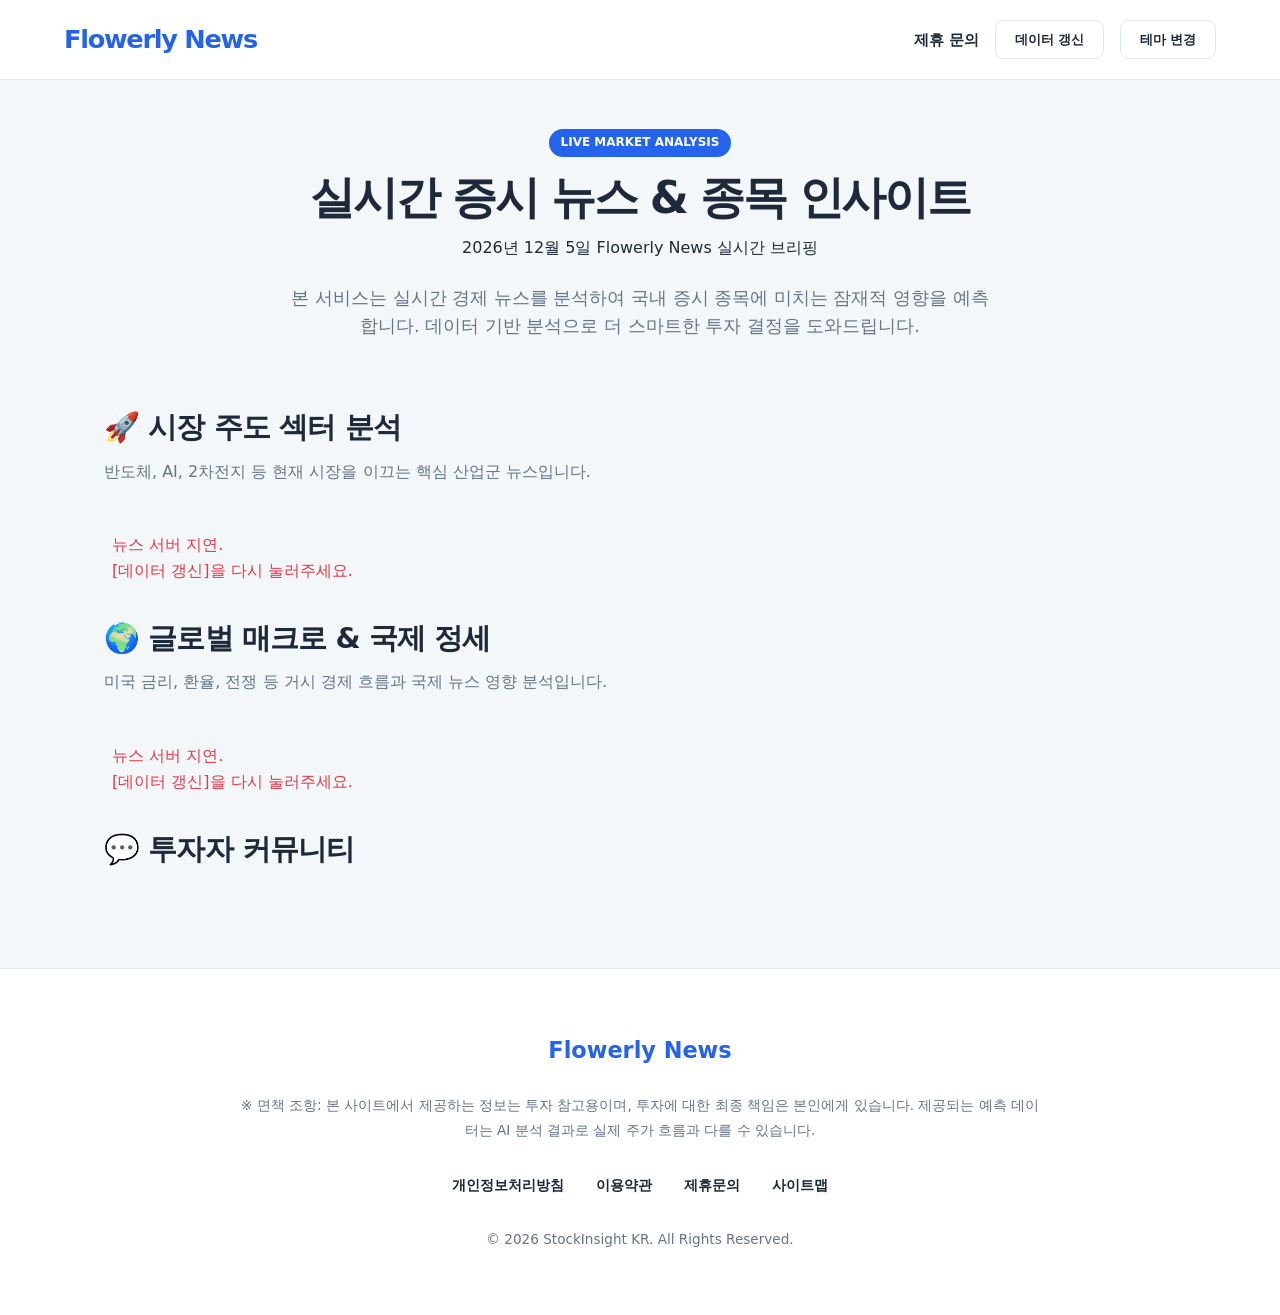
<file: index.html>
<!doctype html>
<html lang="ko">
<head>
  <meta charset="UTF-8" />
  <meta name="viewport" content="width=device-width, initial-scale=1.0" />
  <meta name="description" content="StockInsight KR - 실시간 국내외 증시 뉴스 분석 및 종목 영향 예측 서비스. AI 기반 데이터 분석으로 투자 인사이트를 제공합니다." />
  <title>Flowerly News | 실시간 증시 뉴스 & 종목 영향 분석</title>
  <link rel="icon" href="/favicon.jpg" type="image/jpeg">
  <script async src="https://pagead2.googlesyndication.com/pagead/js/adsbygoogle.js?client=ca-pub-9229217385429689" crossorigin="anonymous"></script>
  <!-- Google tag (gtag.js) -->
  <script async src="https://www.googletagmanager.com/gtag/js?id=G-36QESVDLHY"></script>
  <script>
    window.dataLayer = window.dataLayer || [];
    function gtag(){dataLayer.push(arguments);}
    gtag('js', new Date());

    gtag('config', 'G-36QESVDLHY');
  </script>
  <script type="text/javascript">
    (function(c,l,a,r,i,t,y){
        c[a]=c[a]||function(){(c[a].q=c[a].q||[]).push(arguments)};
        t=l.createElement(r);t.async=1;t.src="https://www.clarity.ms/tag/"+i;
        y=l.getElementsByTagName(r)[0];y.parentNode.insertBefore(t,y);
    })(window, document, "clarity", "script", "vtfjpdug32");
  </script>
  <link href='/style.css' rel='stylesheet'>
</head>
<body class="light-mode">
  <nav class="navbar">
    <div class="logo"><a href="/" style="text-decoration: none; color: inherit;">Flowerly News</a></div>
    <div class="nav-controls">
      <a href="/partnership.html" class="nav-link">제휴 문의</a>
      <button id="refresh-news">데이터 갱신</button>
      <button id="theme-toggle">테마 변경</button>
    </div>
  </nav>

  <main class="container">
    <header class="dashboard-header">
      <div class="badge-main">LIVE MARKET ANALYSIS</div>
      <h1>실시간 증시 뉴스 & 종목 인사이트</h1>
      <p id="current-date"></p>
      <div class="intro-text">
        본 서비스는 실시간 경제 뉴스를 분석하여 국내 증시 종목에 미치는 잠재적 영향을 예측합니다. 
        데이터 기반 분석으로 더 스마트한 투자 결정을 도와드립니다.
      </div>
    </header>

    <section class="news-section">
      <h2 class="section-title">🚀 시장 주도 섹터 분석</h2>
      <p class="section-desc">반도체, AI, 2차전지 등 현재 시장을 이끄는 핵심 산업군 뉴스입니다.</p>
      <div id="tech-news-grid" class="news-grid">
        <div class="loading-state">데이터를 분석 중입니다...</div>
      </div>
    </section>

    <section class="news-section">
      <h2 class="section-title">🌍 글로벌 매크로 & 국제 정세</h2>
      <p class="section-desc">미국 금리, 환율, 전쟁 등 거시 경제 흐름과 국제 뉴스 영향 분석입니다.</p>
      <div id="global-news-grid" class="news-grid">
        <div class="loading-state">데이터를 분석 중입니다...</div>
      </div>
    </section>

    <section class="comments-section">
      <h2 class="section-title">💬 투자자 커뮤니티</h2>
      <div id="disqus_thread"></div>
    </section>
  </main>

  <footer class="footer">
    <div class="footer-content">
      <div class="footer-logo">Flowerly News</div>
      <p class="footer-disclaimer">
        ※ 면책 조항: 본 사이트에서 제공하는 정보는 투자 참고용이며, 투자에 대한 최종 책임은 본인에게 있습니다. 
        제공되는 예측 데이터는 AI 분석 결과로 실제 주가 흐름과 다를 수 있습니다.
      </p>
      <div class="footer-links">
        <a href="/privacy.html">개인정보처리방침</a>
        <a href="/terms.html">이용약관</a>
        <a href="/partnership.html">제휴문의</a>
        <a href="#">사이트맵</a>
      </div>
      <p class="copyright">&copy; 2026 StockInsight KR. All Rights Reserved.</p>
    </div>
  </footer>

  <script>
      var disqus_config = function () {
        this.page.url = window.location.href.split('#')[0];
        this.page.identifier = 'stockinsight-kr-v1';
      };
      (function() {
      var d = document, s = d.createElement('script');
      s.src = 'https://vive-2.disqus.com/embed.js';
      s.setAttribute('data-timestamp', +new Date());
      (d.head || d.body).appendChild(s);
      })();
  </script>
  <script defer type="text/javascript" src="/main.js"></script>
</body>
</html>
</file>
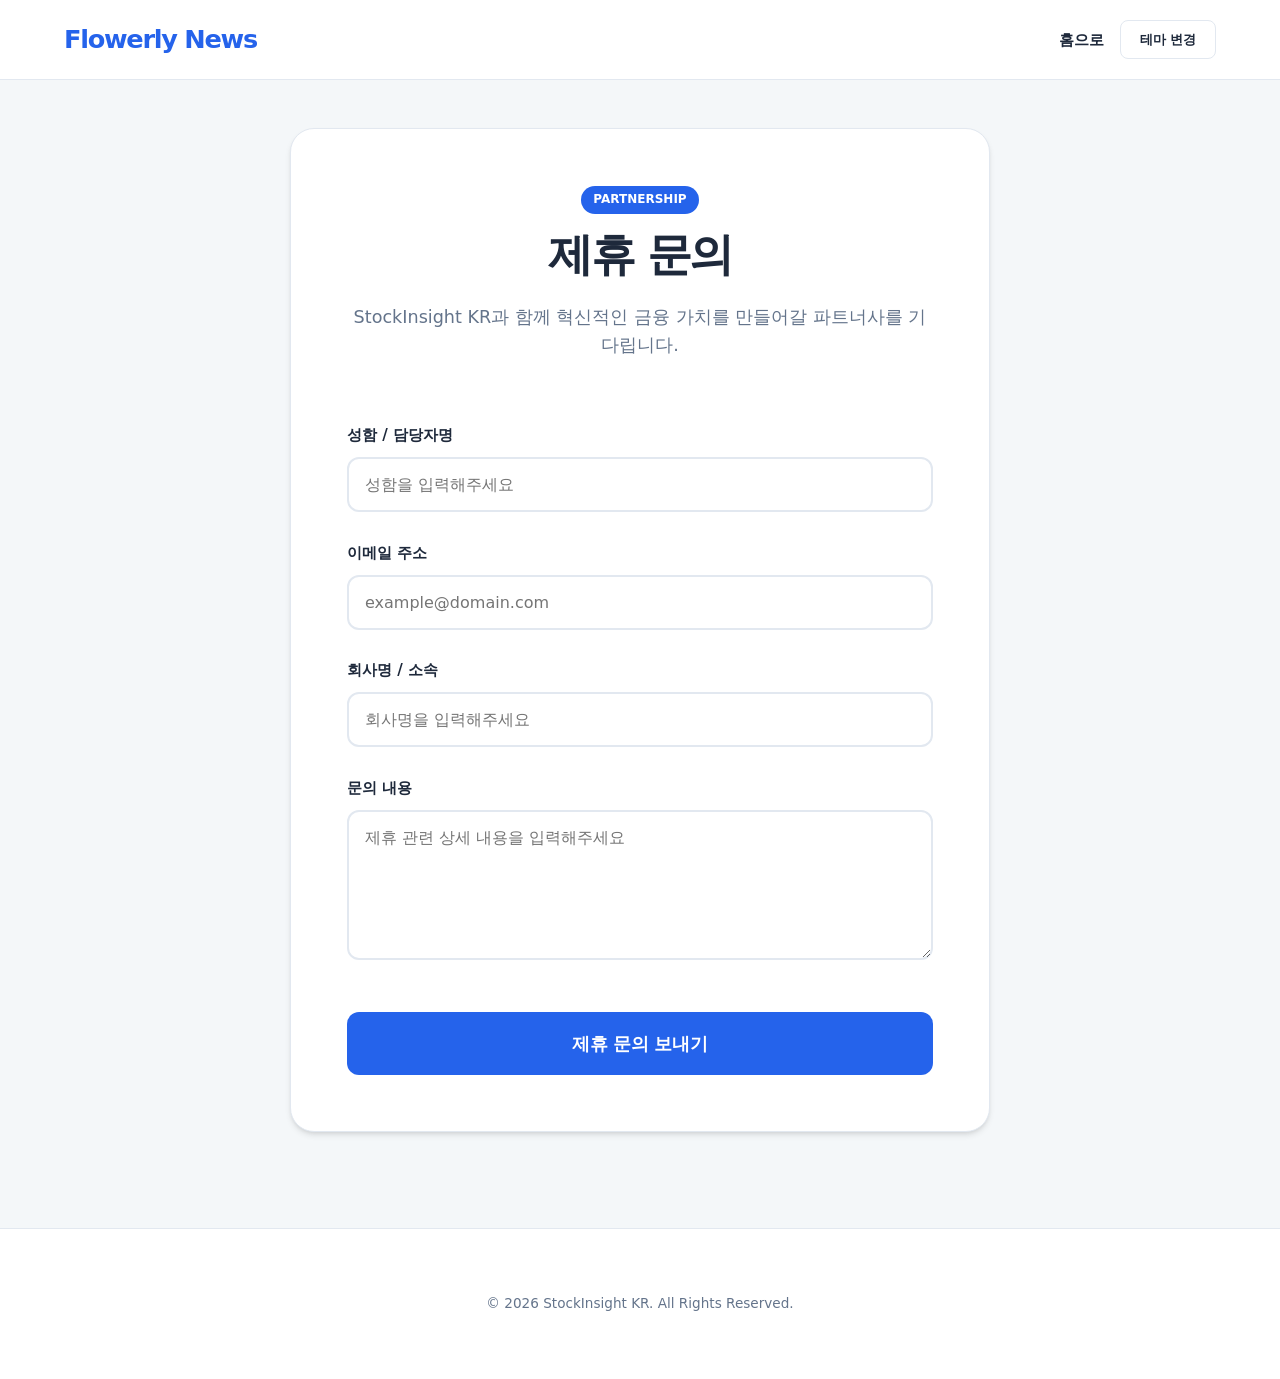
<file: partnership.html>
<!doctype html>
<html lang="ko">
<head>
  <meta charset="UTF-8" />
  <meta name="viewport" content="width=device-width, initial-scale=1.0" />
  <title>제휴 문의 | Flowerly News</title>
  <link rel="icon" href="/favicon.jpg" type="image/jpeg">
  <script async src="https://pagead2.googlesyndication.com/pagead/js/adsbygoogle.js?client=ca-pub-9229217385429689" crossorigin="anonymous"></script>
  <!-- Google tag (gtag.js) -->
  <script async src="https://www.googletagmanager.com/gtag/js?id=G-36QESVDLHY"></script>
  <script>
    window.dataLayer = window.dataLayer || [];
    function gtag(){dataLayer.push(arguments);}
    gtag('js', new Date());

    gtag('config', 'G-36QESVDLHY');
  </script>
  <script type="text/javascript">
    (function(c,l,a,r,i,t,y){
        c[a]=c[a]||function(){(c[a].q=c[a].q||[]).push(arguments)};
        t=l.createElement(r);t.async=1;t.src="https://www.clarity.ms/tag/"+i;
        y=l.getElementsByTagName(r)[0];y.parentNode.insertBefore(t,y);
    })(window, document, "clarity", "script", "vtfjpdug32");
  </script>
  <link href='/style.css' rel='stylesheet'>
</head>
<body class="light-mode">
  <nav class="navbar">
    <div class="logo"><a href="/" style="text-decoration: none; color: inherit;">Flowerly News</a></div>
    <div class="nav-controls">
      <a href="/" class="nav-link">홈으로</a>
      <button id="theme-toggle">테마 변경</button>
    </div>
  </nav>

  <main class="container">
    <section class="form-container">
      <header class="dashboard-header">
        <div class="badge-main">PARTNERSHIP</div>
        <h1>제휴 문의</h1>
        <p class="intro-text">StockInsight KR과 함께 혁신적인 금융 가치를 만들어갈 파트너사를 기다립니다.</p>
      </header>

      <form action="https://formspree.io/f/mjgaybdr" method="POST" class="partnership-form">
        <div class="form-group">
          <label for="name">성함 / 담당자명</label>
          <input type="text" id="name" name="name" placeholder="성함을 입력해주세요" required>
        </div>

        <div class="form-group">
          <label for="email">이메일 주소</label>
          <input type="email" id="email" name="_replyto" placeholder="example@domain.com" required>
        </div>

        <div class="form-group">
          <label for="company">회사명 / 소속</label>
          <input type="text" id="company" name="company" placeholder="회사명을 입력해주세요">
        </div>

        <div class="form-group">
          <label for="message">문의 내용</label>
          <textarea id="message" name="message" rows="6" placeholder="제휴 관련 상세 내용을 입력해주세요" required></textarea>
        </div>

        <input type="hidden" name="_subject" value="새로운 제휴 문의가 접수되었습니다!">
        
        <button type="submit" class="submit-btn">제휴 문의 보내기</button>
      </form>
    </section>
  </main>

  <footer class="footer">
    <div class="footer-content">
      <p class="copyright">&copy; 2026 StockInsight KR. All Rights Reserved.</p>
    </div>
  </footer>

  <script defer type="text/javascript" src="/main.js"></script>
</body>
</html>
</file>
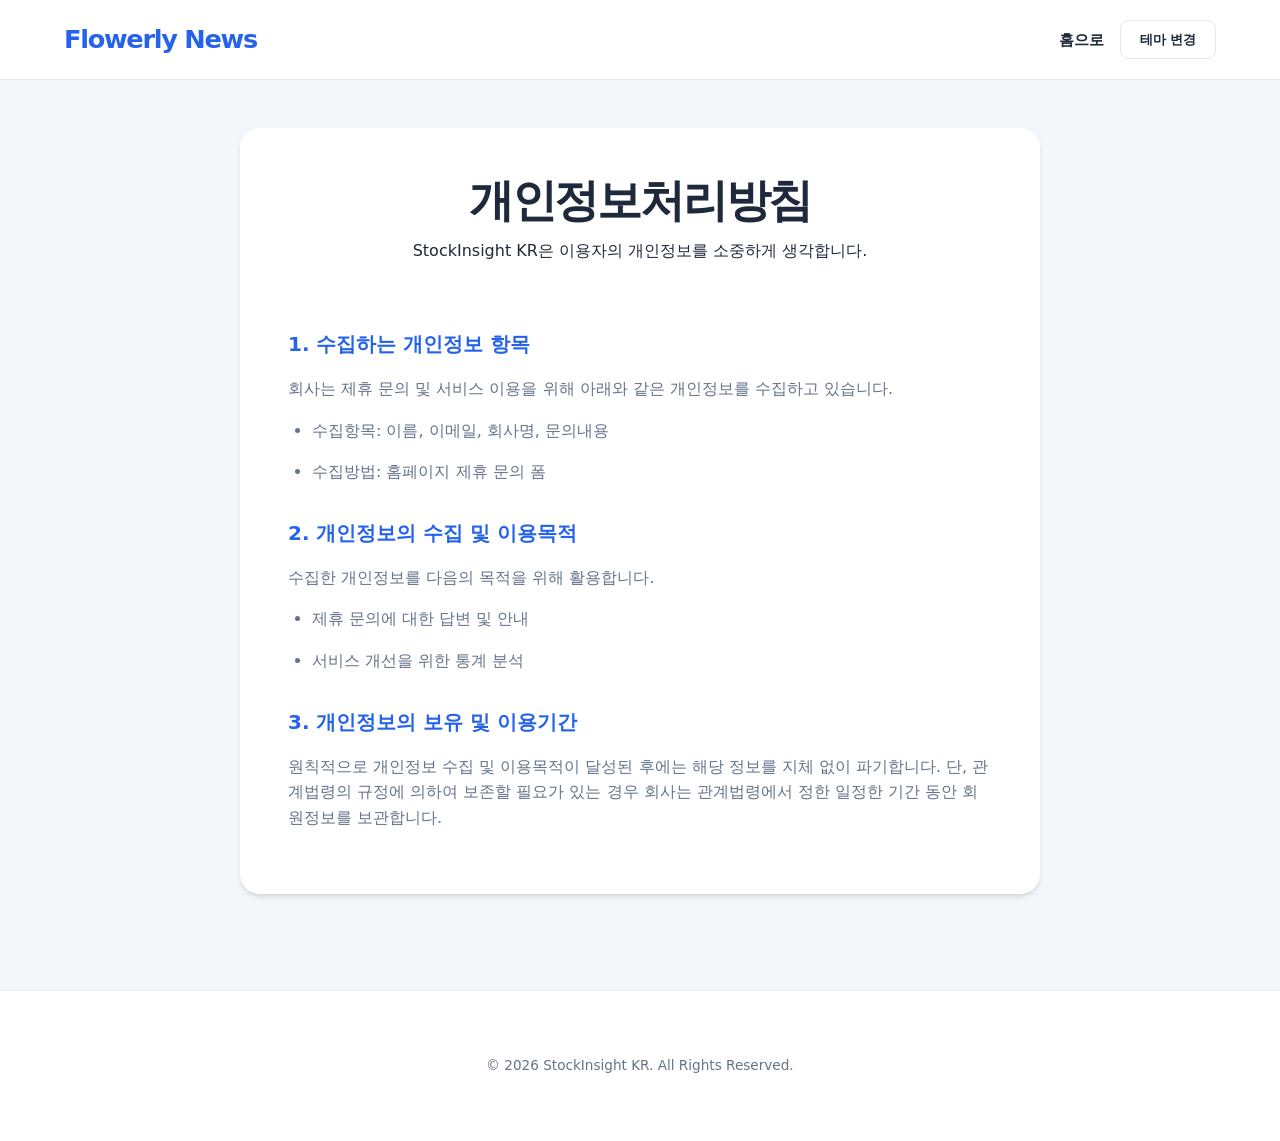
<file: privacy.html>
<!doctype html>
<html lang="ko">
<head>
  <meta charset="UTF-8" />
  <meta name="viewport" content="width=device-width, initial-scale=1.0" />
  <title>개인정보처리방침 | Flowerly News</title>
  <link rel="icon" href="/favicon.jpg" type="image/jpeg">
  <!-- Google tag (gtag.js) -->
  <script async src="https://www.googletagmanager.com/gtag/js?id=G-36QESVDLHY"></script>
  <script>
    window.dataLayer = window.dataLayer || [];
    function gtag(){dataLayer.push(arguments);}
    gtag('js', new Date());

    gtag('config', 'G-36QESVDLHY');
  </script>
  <script type="text/javascript">
    (function(c,l,a,r,i,t,y){
        c[a]=c[a]||function(){(c[a].q=c[a].q||[]).push(arguments)};
        t=l.createElement(r);t.async=1;t.src="https://www.clarity.ms/tag/"+i;
        y=l.getElementsByTagName(r)[0];y.parentNode.insertBefore(t,y);
    })(window, document, "clarity", "script", "vtfjpdug32");
  </script>
  <link href='/style.css' rel='stylesheet'>
</head>
<body class="light-mode">
  <nav class="navbar">
    <div class="logo"><a href="/" style="text-decoration: none; color: inherit;">Flowerly News</a></div>
    <div class="nav-controls">
      <a href="/" class="nav-link">홈으로</a>
      <button id="theme-toggle">테마 변경</button>
    </div>
  </nav>

  <main class="container">
    <section class="policy-container">
      <header class="dashboard-header">
        <h1>개인정보처리방침</h1>
        <p>StockInsight KR은 이용자의 개인정보를 소중하게 생각합니다.</p>
      </header>

      <div class="policy-content">
        <h3>1. 수집하는 개인정보 항목</h3>
        <p>회사는 제휴 문의 및 서비스 이용을 위해 아래와 같은 개인정보를 수집하고 있습니다.</p>
        <ul>
          <li>수집항목: 이름, 이메일, 회사명, 문의내용</li>
          <li>수집방법: 홈페이지 제휴 문의 폼</li>
        </ul>

        <h3>2. 개인정보의 수집 및 이용목적</h3>
        <p>수집한 개인정보를 다음의 목적을 위해 활용합니다.</p>
        <ul>
          <li>제휴 문의에 대한 답변 및 안내</li>
          <li>서비스 개선을 위한 통계 분석</li>
        </ul>

        <h3>3. 개인정보의 보유 및 이용기간</h3>
        <p>원칙적으로 개인정보 수집 및 이용목적이 달성된 후에는 해당 정보를 지체 없이 파기합니다. 단, 관계법령의 규정에 의하여 보존할 필요가 있는 경우 회사는 관계법령에서 정한 일정한 기간 동안 회원정보를 보관합니다.</p>
      </div>
    </section>
  </main>

  <footer class="footer">
    <div class="footer-content">
      <p class="copyright">&copy; 2026 StockInsight KR. All Rights Reserved.</p>
    </div>
  </footer>
  <script defer src="/main.js"></script>
</body>
</html>
</file>
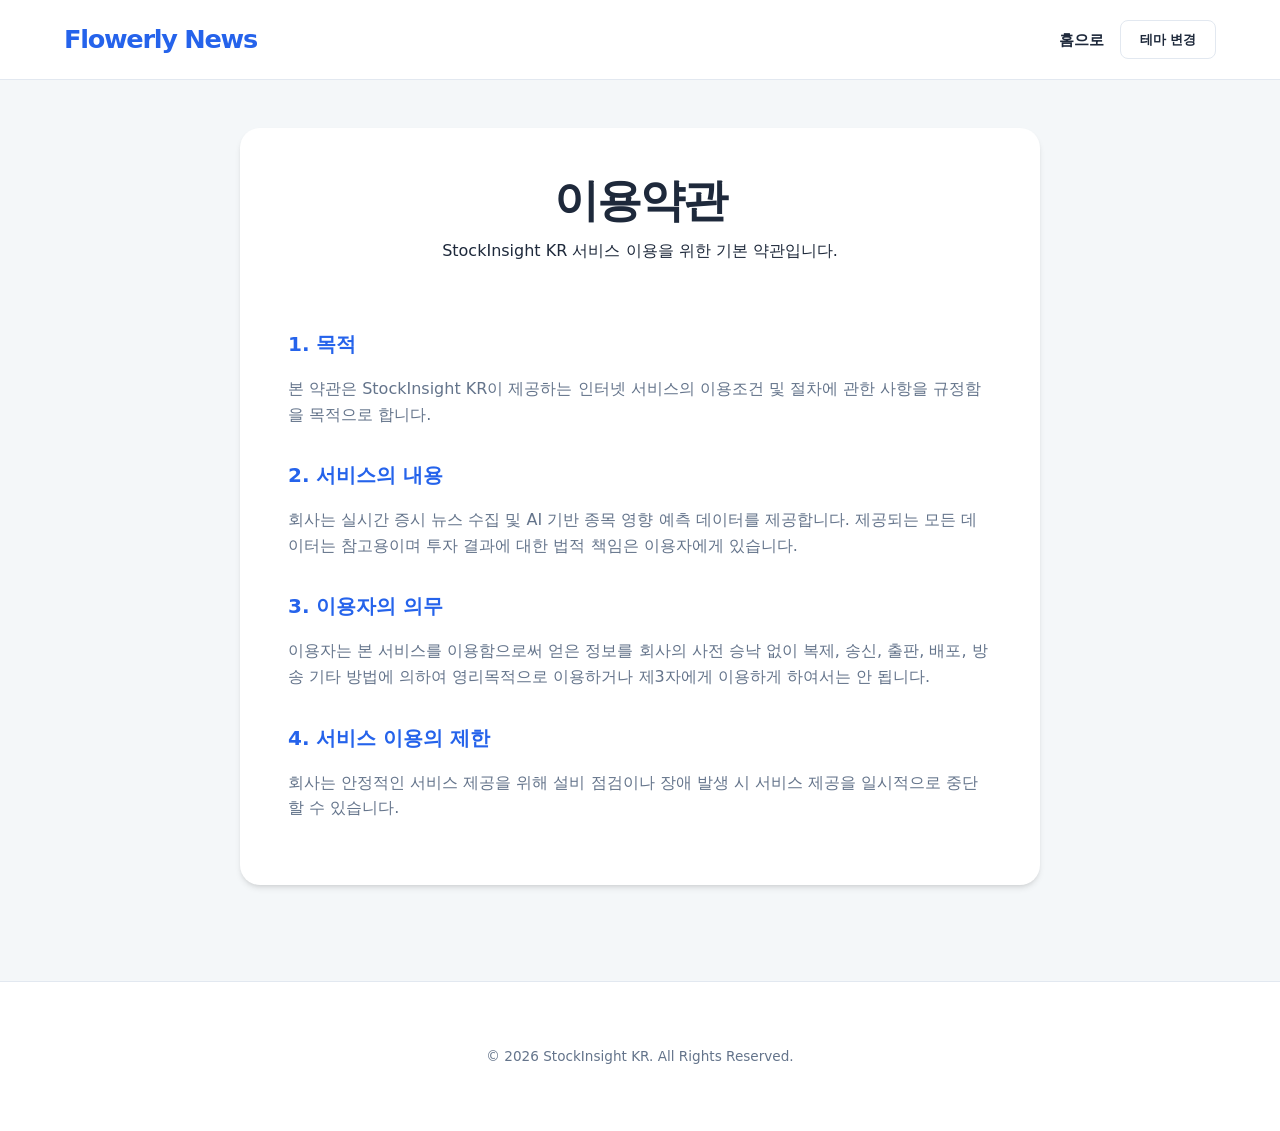
<file: terms.html>
<!doctype html>
<html lang="ko">
<head>
  <meta charset="UTF-8" />
  <meta name="viewport" content="width=device-width, initial-scale=1.0" />
  <title>이용약관 | Flowerly News</title>
  <link rel="icon" href="/favicon.jpg" type="image/jpeg">
  <!-- Google tag (gtag.js) -->
  <script async src="https://www.googletagmanager.com/gtag/js?id=G-36QESVDLHY"></script>
  <script>
    window.dataLayer = window.dataLayer || [];
    function gtag(){dataLayer.push(arguments);}
    gtag('js', new Date());

    gtag('config', 'G-36QESVDLHY');
  </script>
  <script type="text/javascript">
    (function(c,l,a,r,i,t,y){
        c[a]=c[a]||function(){(c[a].q=c[a].q||[]).push(arguments)};
        t=l.createElement(r);t.async=1;t.src="https://www.clarity.ms/tag/"+i;
        y=l.getElementsByTagName(r)[0];y.parentNode.insertBefore(t,y);
    })(window, document, "clarity", "script", "vtfjpdug32");
  </script>
  <link href='/style.css' rel='stylesheet'>
</head>
<body class="light-mode">
  <nav class="navbar">
    <div class="logo"><a href="/" style="text-decoration: none; color: inherit;">Flowerly News</a></div>
    <div class="nav-controls">
      <a href="/" class="nav-link">홈으로</a>
      <button id="theme-toggle">테마 변경</button>
    </div>
  </nav>

  <main class="container">
    <section class="policy-container">
      <header class="dashboard-header">
        <h1>이용약관</h1>
        <p>StockInsight KR 서비스 이용을 위한 기본 약관입니다.</p>
      </header>

      <div class="policy-content">
        <h3>1. 목적</h3>
        <p>본 약관은 StockInsight KR이 제공하는 인터넷 서비스의 이용조건 및 절차에 관한 사항을 규정함을 목적으로 합니다.</p>

        <h3>2. 서비스의 내용</h3>
        <p>회사는 실시간 증시 뉴스 수집 및 AI 기반 종목 영향 예측 데이터를 제공합니다. 제공되는 모든 데이터는 참고용이며 투자 결과에 대한 법적 책임은 이용자에게 있습니다.</p>

        <h3>3. 이용자의 의무</h3>
        <p>이용자는 본 서비스를 이용함으로써 얻은 정보를 회사의 사전 승낙 없이 복제, 송신, 출판, 배포, 방송 기타 방법에 의하여 영리목적으로 이용하거나 제3자에게 이용하게 하여서는 안 됩니다.</p>

        <h3>4. 서비스 이용의 제한</h3>
        <p>회사는 안정적인 서비스 제공을 위해 설비 점검이나 장애 발생 시 서비스 제공을 일시적으로 중단할 수 있습니다.</p>
      </div>
    </section>
  </main>

  <footer class="footer">
    <div class="footer-content">
      <p class="copyright">&copy; 2026 StockInsight KR. All Rights Reserved.</p>
    </div>
  </footer>
  <script defer src="/main.js"></script>
</body>
</html>
</file>
<file: style.css>
:root {
  --bg-color: #f4f7f9;
  --surface-color: #ffffff;
  --text-primary: #1e293b;
  --text-secondary: #64748b;
  --accent-color: #2563eb;
  --accent-hover: #1d4ed8;
  --border-color: #e2e8f0;
  --positive-color: #ef4444;
  --negative-color: #3b82f6;
  --neutral-color: #94a3b8;
  --input-bg: #ffffff;
  --shadow: 0 4px 6px -1px rgb(0 0 0 / 0.1), 0 2px 4px -2px rgb(0 0 0 / 0.1);
}

body.dark-mode {
  --bg-color: #0f172a;
  --surface-color: #1e293b;
  --text-primary: #f1f5f9;
  --text-secondary: #94a3b8;
  --accent-color: #3b82f6;
  --accent-hover: #60a5fa;
  --border-color: #334155;
  --input-bg: #0f172a;
}

* {
  box-sizing: border-box;
  margin: 0;
  padding: 0;
}

body {
  font-family: 'Pretendard Variable', -apple-system, BlinkMacSystemFont, system-ui, Roboto, sans-serif;
  background-color: var(--bg-color);
  color: var(--text-primary);
  line-height: 1.6;
  transition: background-color 0.3s ease;
  overflow-x: hidden;
}

.navbar {
  display: flex;
  justify-content: space-between;
  align-items: center;
  padding: 1.2rem 5%;
  background-color: var(--surface-color);
  border-bottom: 1px solid var(--border-color);
  position: sticky;
  top: 0;
  z-index: 1000;
  backdrop-filter: blur(8px);
}

.logo {
  font-size: 1.6rem;
  font-weight: 900;
  color: var(--accent-color);
  letter-spacing: -0.05em;
}

.nav-controls {
  display: flex;
  align-items: center;
  gap: 1rem;
}

.nav-link {
  color: var(--text-primary);
  text-decoration: none;
  font-weight: 700;
  font-size: 0.95rem;
  transition: color 0.2s;
}

.nav-link:hover { color: var(--accent-color); }

button {
  padding: 0.6rem 1.2rem;
  border-radius: 8px;
  border: 1px solid var(--border-color);
  background-color: var(--surface-color);
  color: var(--text-primary);
  cursor: pointer;
  font-weight: 600;
  transition: all 0.2s;
}

button:hover {
  background-color: var(--accent-color);
  color: white;
  border-color: var(--accent-color);
}

.container {
  max-width: 1200px;
  margin: 3rem auto;
  padding: 0 5%;
}

.dashboard-header {
  margin-bottom: 4rem;
  text-align: center;
}

.badge-main {
  display: inline-block;
  padding: 0.25rem 0.75rem;
  background-color: var(--accent-color);
  color: white;
  border-radius: 50px;
  font-size: 0.75rem;
  font-weight: 800;
  margin-bottom: 1rem;
}

.dashboard-header h1 {
  font-size: 2.8rem;
  font-weight: 900;
  margin-bottom: 0.8rem;
  letter-spacing: -0.05em;
  line-height: 1.1;
}

.intro-text {
  max-width: 700px;
  margin: 1.5rem auto;
  color: var(--text-secondary);
  font-size: 1.1rem;
  font-weight: 500;
}

.section-title {
  font-size: 1.8rem;
  font-weight: 800;
  margin-bottom: 0.5rem;
  letter-spacing: -0.03em;
}

.section-desc {
  color: var(--text-secondary);
  margin-bottom: 2rem;
  font-weight: 500;
}

.news-grid {
  display: flex;
  overflow-x: auto;
  gap: 1.5rem;
  padding: 1rem 0.5rem 2rem;
  scroll-snap-type: x mandatory;
}

.news-grid::-webkit-scrollbar { height: 8px; }
.news-grid::-webkit-scrollbar-track { background: var(--border-color); border-radius: 10px; }
.news-grid::-webkit-scrollbar-thumb { background: var(--accent-color); border-radius: 10px; }

.news-card {
  flex: 0 0 380px;
  background-color: var(--surface-color);
  border: 1px solid var(--border-color);
  border-radius: 16px;
  padding: 2rem;
  display: flex;
  flex-direction: column;
  box-shadow: var(--shadow);
  transition: transform 0.3s ease, box-shadow 0.3s ease;
  scroll-snap-align: start;
}

.news-card:hover {
  transform: translateY(-8px);
  box-shadow: 0 20px 25px -5px rgb(0 0 0 / 0.1);
}

.news-card h3 {
  font-size: 1.4rem;
  font-weight: 800;
  margin-bottom: 1rem;
  line-height: 1.3;
}

.news-summary {
  font-size: 1rem;
  color: var(--text-secondary);
  margin-bottom: 2rem;
  flex-grow: 1;
}

.impact-box {
  background-color: var(--bg-color);
  padding: 1.2rem;
  border-radius: 12px;
}

.impact-header {
  display: flex;
  justify-content: space-between;
  align-items: center;
  margin-bottom: 1rem;
  font-weight: 800;
  font-size: 0.9rem;
}

.impact-status {
  padding: 0.25rem 0.75rem;
  border-radius: 50px;
  font-size: 0.8rem;
}

.status-positive { background-color: #fee2e2; color: #ef4444; }
.status-negative { background-color: #dbeafe; color: #3b82f6; }
.status-neutral { background-color: #f1f5f9; color: #64748b; }

.stocks-list { display: flex; flex-wrap: wrap; gap: 0.5rem; }
.stock-tag {
  background-color: var(--surface-color);
  border: 1px solid var(--border-color);
  padding: 0.2rem 0.6rem;
  border-radius: 6px;
  font-size: 0.85rem;
  font-weight: 700;
}

/* Policy Page Styles */
.policy-container {
  max-width: 800px;
  margin: 0 auto;
  background-color: var(--surface-color);
  padding: 3rem;
  border-radius: 20px;
  box-shadow: var(--shadow);
  text-align: left;
}

.policy-content h3 {
  margin: 2rem 0 1rem;
  font-size: 1.25rem;
  font-weight: 800;
  color: var(--accent-color);
}

.policy-content p, .policy-content li {
  color: var(--text-secondary);
  margin-bottom: 1rem;
  font-size: 1rem;
}

.policy-content ul {
  padding-left: 1.5rem;
  margin-bottom: 1.5rem;
}

/* Form Styles */
.form-container {
  max-width: 700px;
  margin: 0 auto;
  background-color: var(--surface-color);
  padding: 3.5rem;
  border-radius: 24px;
  border: 1px solid var(--border-color);
  box-shadow: var(--shadow);
}

.partnership-form {
  display: flex;
  flex-direction: column;
  gap: 1.8rem;
  text-align: left;
}

.form-group label {
  display: block;
  font-size: 0.95rem;
  font-weight: 800;
  margin-bottom: 0.6rem;
  color: var(--text-primary);
}

.form-group input, .form-group textarea {
  width: 100%;
  padding: 1rem;
  border-radius: 12px;
  border: 2px solid var(--border-color);
  background-color: var(--input-bg);
  color: var(--text-primary);
  font-family: inherit;
  font-size: 1rem;
  transition: all 0.2s;
}

.form-group input:focus, .form-group textarea:focus {
  outline: none;
  border-color: var(--accent-color);
}

.submit-btn {
  margin-top: 1rem;
  background-color: var(--accent-color);
  color: white;
  border: none;
  padding: 1.2rem;
  border-radius: 12px;
  font-size: 1.1rem;
  font-weight: 800;
  cursor: pointer;
  transition: all 0.2s;
}

.submit-btn:hover {
  background-color: var(--accent-hover);
  transform: translateY(-2px);
}

/* Footer */
.footer {
  background-color: var(--surface-color);
  border-top: 1px solid var(--border-color);
  padding: 4rem 5%;
  margin-top: 6rem;
}

.footer-content {
  max-width: 1200px;
  margin: 0 auto;
  text-align: center;
}

.footer-logo {
  font-size: 1.4rem;
  font-weight: 900;
  color: var(--accent-color);
  margin-bottom: 1.5rem;
}

.footer-disclaimer {
  max-width: 800px;
  margin: 0 auto 2rem;
  font-size: 0.85rem;
  color: var(--text-secondary);
  line-height: 1.8;
}

.footer-links {
  display: flex;
  justify-content: center;
  gap: 2rem;
  margin-bottom: 2rem;
}

.footer-links a {
  color: var(--text-primary);
  text-decoration: none;
  font-weight: 600;
  font-size: 0.9rem;
}

.copyright {
  font-size: 0.85rem;
  color: var(--text-secondary);
}

@media (max-width: 768px) {
  .news-card { flex: 0 0 300px; }
  .dashboard-header h1 { font-size: 2rem; }
  .footer-links { flex-direction: column; gap: 1rem; }
  .policy-container, .form-container { padding: 2rem 1.5rem; }
}
</file>
